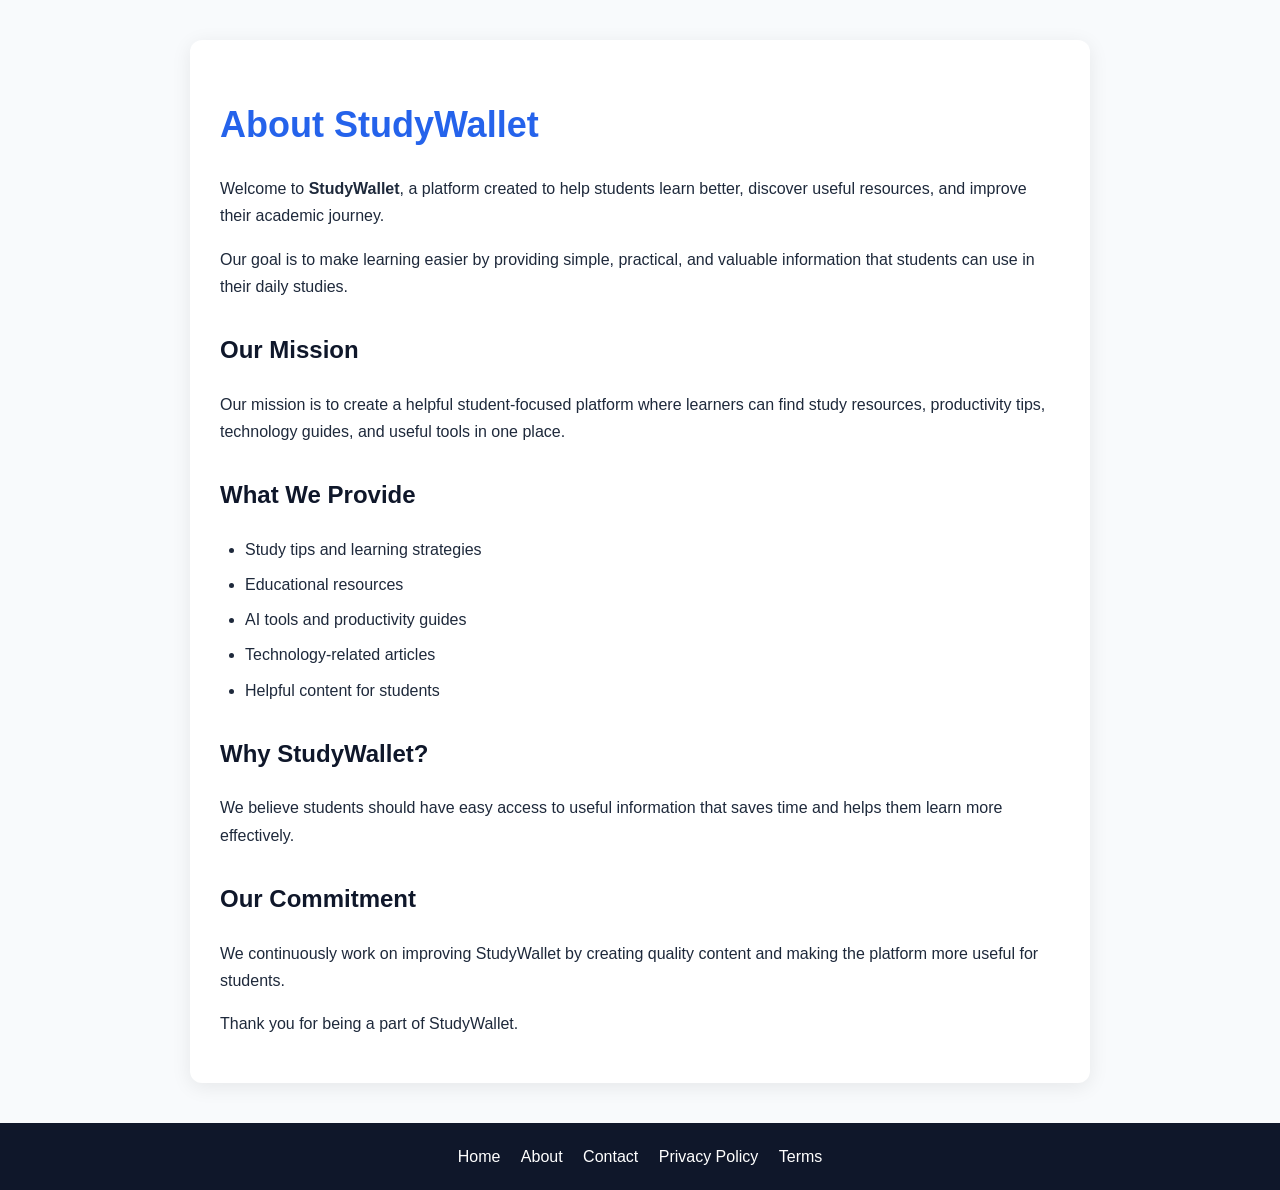
<file: About.html>
<!DOCTYPE html>
<html>
<head>
<script async src="https://pagead2.googlesyndication.com/pagead/js/adsbygoogle.js?client=ca-pub-8790034990698799"
     crossorigin="anonymous"></script>
  
<title>About Us - StudyWallet</title>
<meta name="description" content="Learn more about StudyWallet and our mission.">

<link rel="stylesheet" href="style.css">

</head>

<body>

<div class="container">

<h1>About StudyWallet</h1>

<p>
Welcome to <strong>StudyWallet</strong>, a platform created to help students
learn better, discover useful resources, and improve their academic journey.
</p>

<p>
Our goal is to make learning easier by providing simple, practical, and
valuable information that students can use in their daily studies.
</p>


<h2>Our Mission</h2>

<p>
Our mission is to create a helpful student-focused platform where learners can
find study resources, productivity tips, technology guides, and useful tools
in one place.
</p>


<h2>What We Provide</h2>

<ul>
<li>Study tips and learning strategies</li>
<li>Educational resources</li>
<li>AI tools and productivity guides</li>
<li>Technology-related articles</li>
<li>Helpful content for students</li>
</ul>


<h2>Why StudyWallet?</h2>

<p>
We believe students should have easy access to useful information that saves
time and helps them learn more effectively.
</p>


<h2>Our Commitment</h2>

<p>
We continuously work on improving StudyWallet by creating quality content and
making the platform more useful for students.
</p>


<p>
Thank you for being a part of StudyWallet.
</p>


</div>


<footer>

<a href="index.html">Home</a>
<a href="about.html">About</a>
<a href="contact.html">Contact</a>
<a href="privacy-policy.html">Privacy Policy</a>
<a href="terms.html">Terms</a>

</footer>


</body>
</html>
</file>
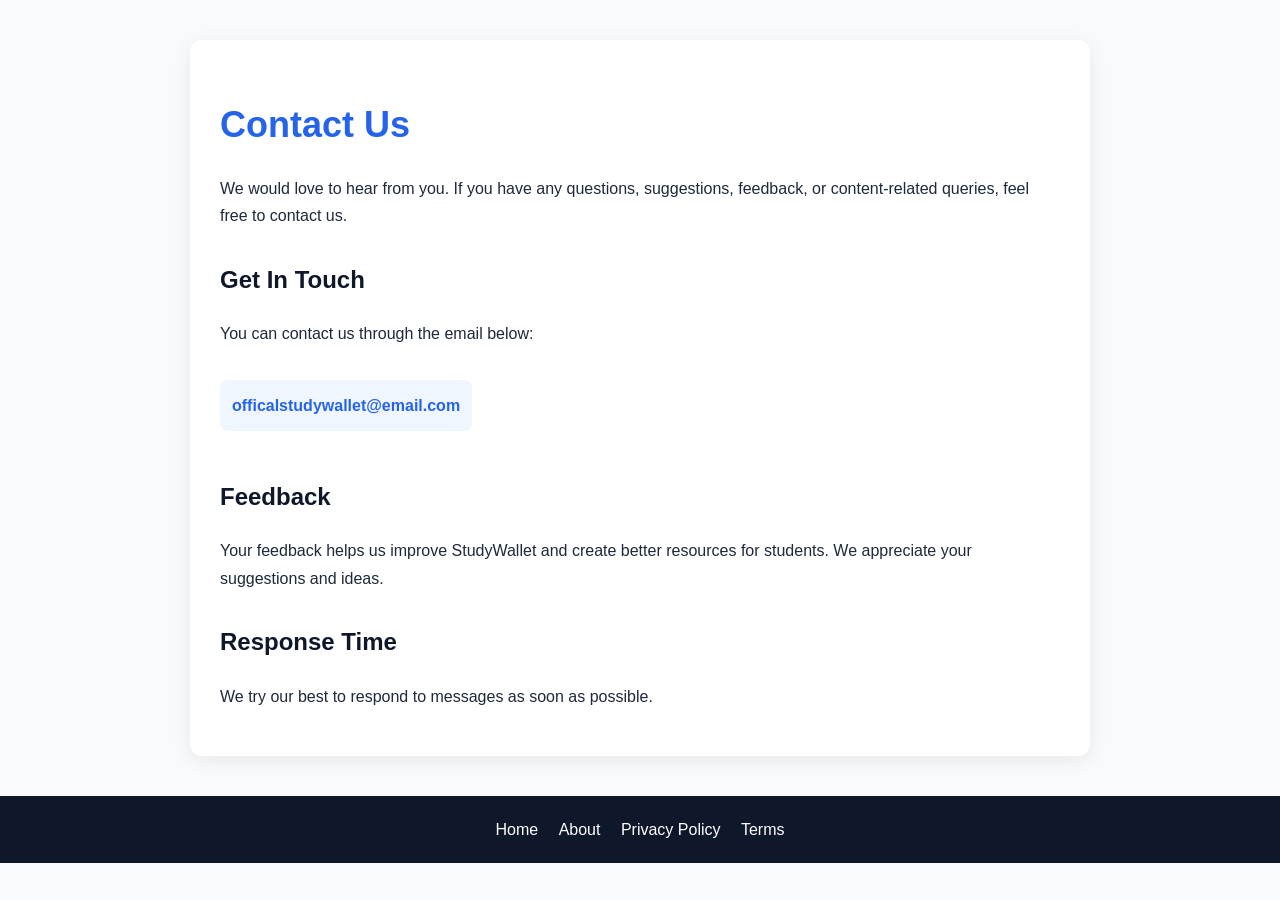
<file: Contact.html>
<!DOCTYPE html>
<html>
<head>
<script async src="https://pagead2.googlesyndication.com/pagead/js/adsbygoogle.js?client=ca-pub-8790034990698799"
     crossorigin="anonymous"></script>
  
<title>Contact Us - StudyWallet</title>
<meta name="description" content="Contact StudyWallet for questions, feedback, and suggestions.">

<link rel="stylesheet" href="style.css">

</head>

<body>

<div class="container">

<h1>Contact Us</h1>

<p>
We would love to hear from you. If you have any questions, suggestions,
feedback, or content-related queries, feel free to contact us.
</p>


<h2>Get In Touch</h2>

<p>
You can contact us through the email below:
</p>

<p class="email">
officalstudywallet@email.com
</p>


<h2>Feedback</h2>

<p>
Your feedback helps us improve StudyWallet and create better resources for
students. We appreciate your suggestions and ideas.
</p>


<h2>Response Time</h2>

<p>
We try our best to respond to messages as soon as possible.
</p>


</div>


<footer>

<a href="index.html">Home</a>
<a href="about.html">About</a>
<a href="privacy-policy.html">Privacy Policy</a>
<a href="terms.html">Terms</a>

</footer>


</body>
</html>
</file>
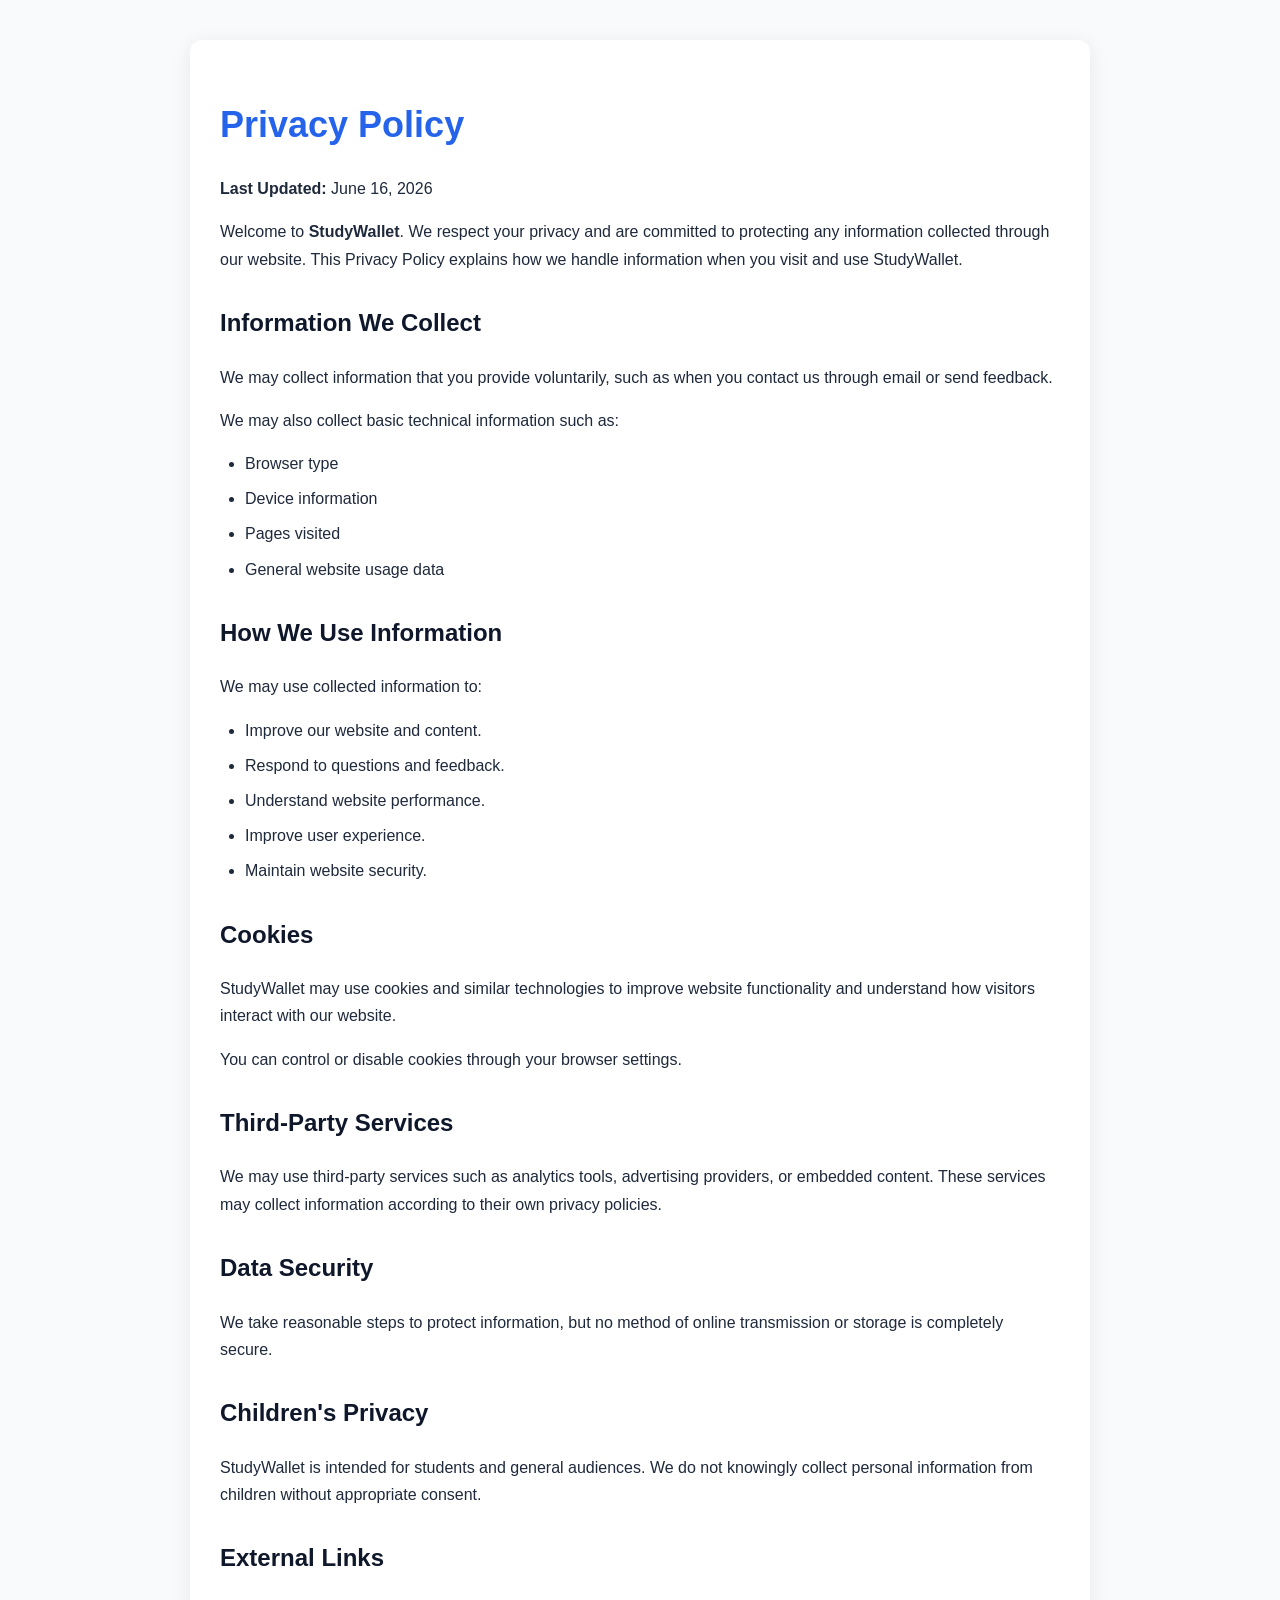
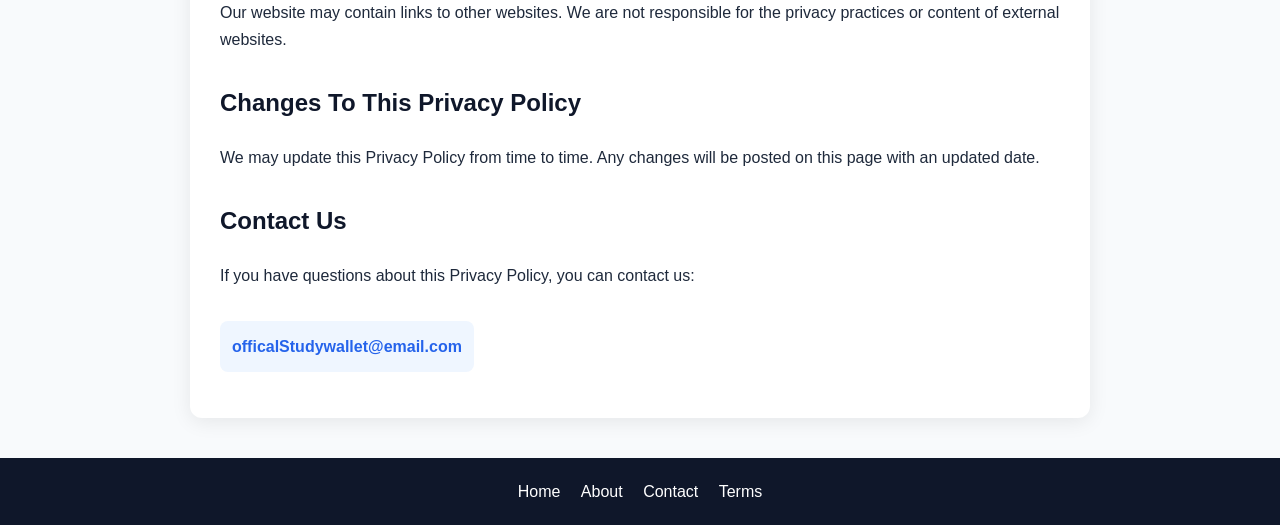
<file: Privacy.html>
<!DOCTYPE html>
<html>
<head>
<script async src="https://pagead2.googlesyndication.com/pagead/js/adsbygoogle.js?client=ca-pub-8790034990698799"
     crossorigin="anonymous"></script>
<title>Privacy Policy - StudyWallet</title>
<meta name="description" content="StudyWallet Privacy Policy explains how we collect, use, and protect information.">

<link rel="stylesheet" href="style.css">

</head>

<body>

<div class="container">

<h1>Privacy Policy</h1>

<p>
<strong>Last Updated:</strong> June 16, 2026
</p>


<p>
Welcome to <strong>StudyWallet</strong>. We respect your privacy and are
committed to protecting any information collected through our website.
This Privacy Policy explains how we handle information when you visit and use
StudyWallet.
</p>


<h2>Information We Collect</h2>

<p>
We may collect information that you provide voluntarily, such as when you
contact us through email or send feedback.
</p>

<p>
We may also collect basic technical information such as:
</p>

<ul>
<li>Browser type</li>
<li>Device information</li>
<li>Pages visited</li>
<li>General website usage data</li>
</ul>


<h2>How We Use Information</h2>

<p>
We may use collected information to:
</p>

<ul>
<li>Improve our website and content.</li>
<li>Respond to questions and feedback.</li>
<li>Understand website performance.</li>
<li>Improve user experience.</li>
<li>Maintain website security.</li>
</ul>


<h2>Cookies</h2>

<p>
StudyWallet may use cookies and similar technologies to improve website
functionality and understand how visitors interact with our website.
</p>

<p>
You can control or disable cookies through your browser settings.
</p>


<h2>Third-Party Services</h2>

<p>
We may use third-party services such as analytics tools, advertising
providers, or embedded content. These services may collect information
according to their own privacy policies.
</p>


<h2>Data Security</h2>

<p>
We take reasonable steps to protect information, but no method of online
transmission or storage is completely secure.
</p>


<h2>Children's Privacy</h2>

<p>
StudyWallet is intended for students and general audiences. We do not
knowingly collect personal information from children without appropriate
consent.
</p>


<h2>External Links</h2>

<p>
Our website may contain links to other websites. We are not responsible for
the privacy practices or content of external websites.
</p>


<h2>Changes To This Privacy Policy</h2>

<p>
We may update this Privacy Policy from time to time. Any changes will be
posted on this page with an updated date.
</p>


<h2>Contact Us</h2>

<p>
If you have questions about this Privacy Policy, you can contact us:
</p>

<p class="email">
officalStudywallet@email.com
</p>


</div>


<footer>

<a href="index.html">Home</a>
<a href="about.html">About</a>
<a href="contact.html">Contact</a>
<a href="terms.html">Terms</a>

</footer>


</body>
</html>
</file>
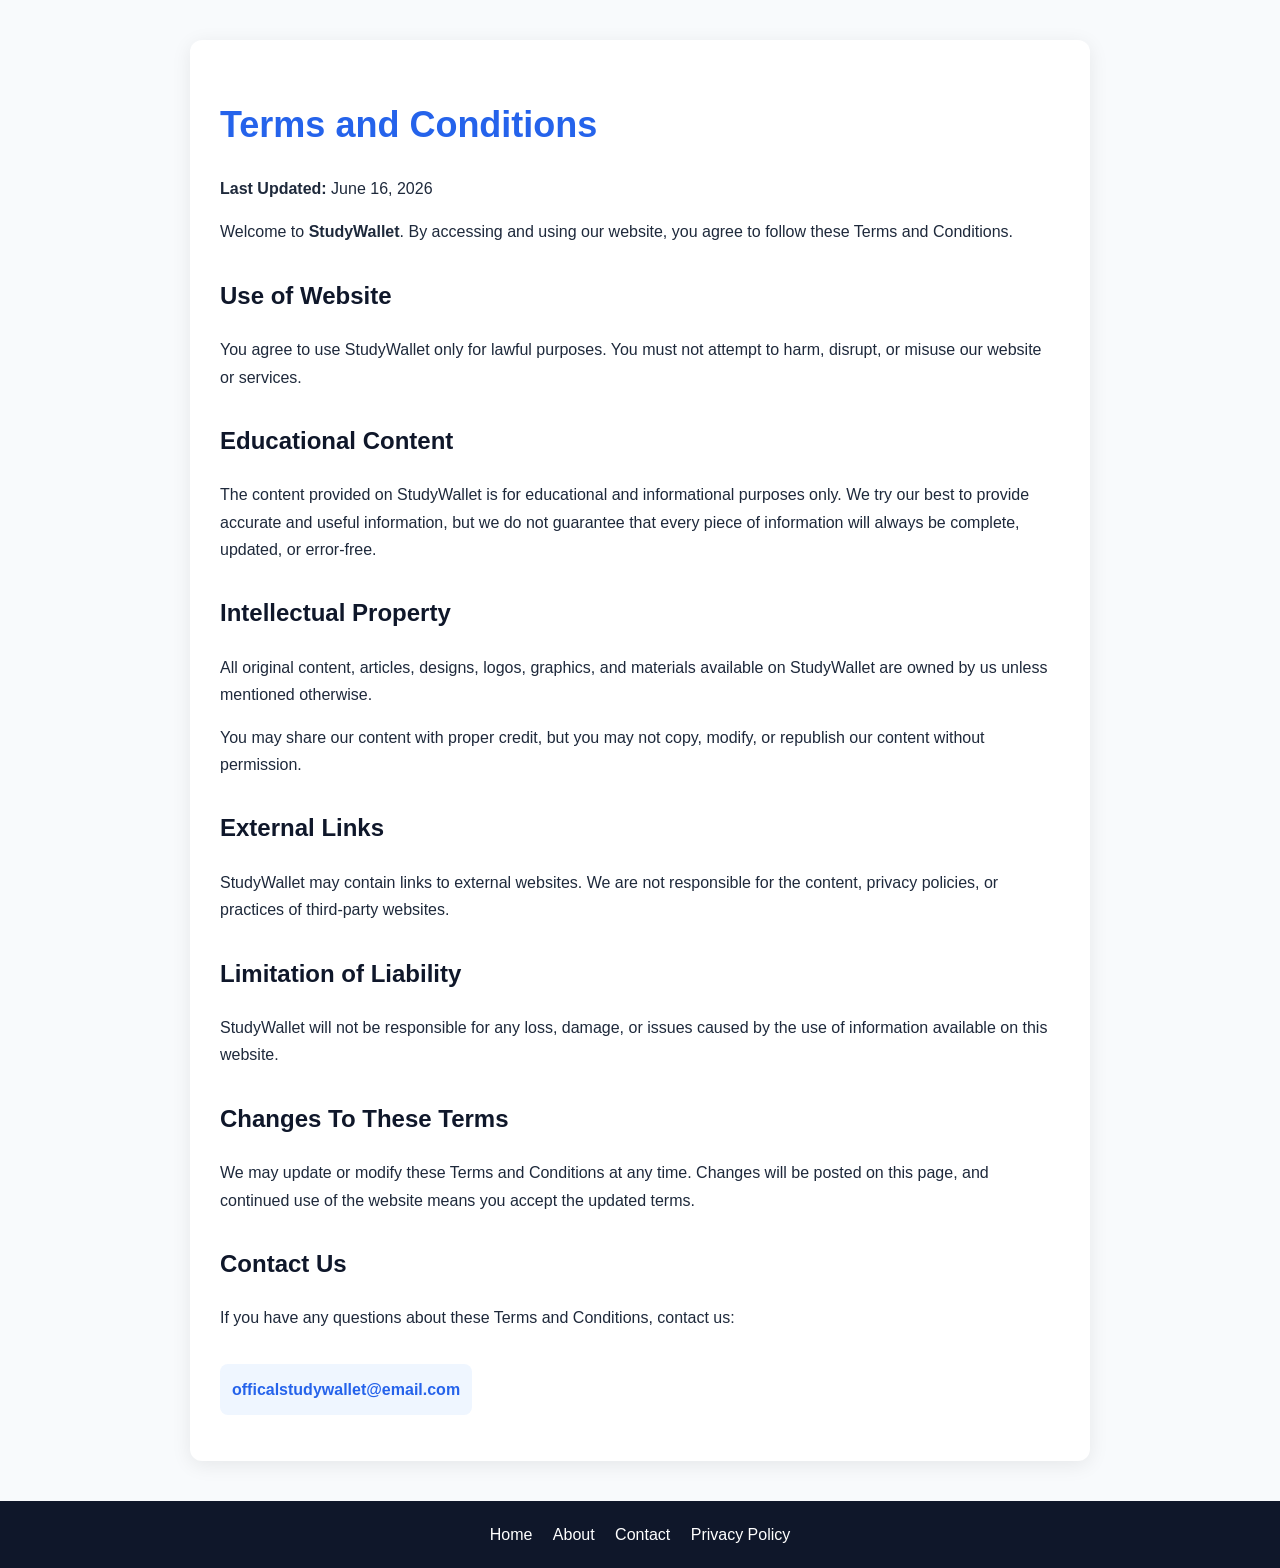
<file: Terms.html>
<!DOCTYPE html>
<html>
<head>
<script async src="https://pagead2.googlesyndication.com/pagead/js/adsbygoogle.js?client=ca-pub-8790034990698799"
     crossorigin="anonymous"></script>
<title>Terms and Conditions - StudyWallet</title>
<meta name="description" content="StudyWallet Terms and Conditions">

<link rel="stylesheet" href="style.css">

</head>

<body>

<div class="container">

<h1>Terms and Conditions</h1>

<p>
<strong>Last Updated:</strong> June 16, 2026
</p>


<p>
Welcome to <strong>StudyWallet</strong>. By accessing and using our website,
you agree to follow these Terms and Conditions.
</p>


<h2>Use of Website</h2>

<p>
You agree to use StudyWallet only for lawful purposes. You must not attempt
to harm, disrupt, or misuse our website or services.
</p>


<h2>Educational Content</h2>

<p>
The content provided on StudyWallet is for educational and informational
purposes only. We try our best to provide accurate and useful information,
but we do not guarantee that every piece of information will always be
complete, updated, or error-free.
</p>


<h2>Intellectual Property</h2>

<p>
All original content, articles, designs, logos, graphics, and materials
available on StudyWallet are owned by us unless mentioned otherwise.
</p>

<p>
You may share our content with proper credit, but you may not copy, modify,
or republish our content without permission.
</p>


<h2>External Links</h2>

<p>
StudyWallet may contain links to external websites. We are not responsible
for the content, privacy policies, or practices of third-party websites.
</p>


<h2>Limitation of Liability</h2>

<p>
StudyWallet will not be responsible for any loss, damage, or issues caused by
the use of information available on this website.
</p>


<h2>Changes To These Terms</h2>

<p>
We may update or modify these Terms and Conditions at any time. Changes will
be posted on this page, and continued use of the website means you accept the
updated terms.
</p>


<h2>Contact Us</h2>

<p>
If you have any questions about these Terms and Conditions, contact us:
</p>

<p class="email">
officalstudywallet@email.com
</p>


</div>


<footer>

<a href="index.html">Home</a>
<a href="about.html">About</a>
<a href="contact.html">Contact</a>
<a href="privacy-policy.html">Privacy Policy</a>

</footer>


</body>
</html>
</file>
<file: style.css>
* {
    box-sizing: border-box;
}

body {
    margin: 0;
    font-family: Arial, Helvetica, sans-serif;
    background: #f8fafc;
    color: #1e293b;
    line-height: 1.7;
}

.container {
    max-width: 900px;
    margin: 40px auto;
    padding: 30px;
    background: white;
    border-radius: 12px;
    box-shadow: 0 4px 20px rgba(0,0,0,0.08);
}

h1 {
    color: #2563eb;
    font-size: 36px;
    margin-bottom: 20px;
}

h2 {
    color: #0f172a;
    margin-top: 30px;
    font-size: 24px;
}

p {
    font-size: 16px;
}

ul {
    padding-left: 25px;
}

li {
    margin: 8px 0;
}

.email {
    background: #eff6ff;
    padding: 12px;
    border-radius: 8px;
    display: inline-block;
    color: #2563eb;
    font-weight: bold;
}

footer {
    text-align: center;
    padding: 20px;
    margin-top: 40px;
    background: #0f172a;
    color: white;
}

footer a {
    color: white;
    text-decoration: none;
    margin: 0 8px;
}

footer a:hover {
    text-decoration: underline;
}

@media(max-width:600px){

    .container {
        margin: 20px;
        padding: 20px;
    }

    h1 {
        font-size: 28px;
    }

    h2 {
        font-size: 20px;
    }
}
</file>
